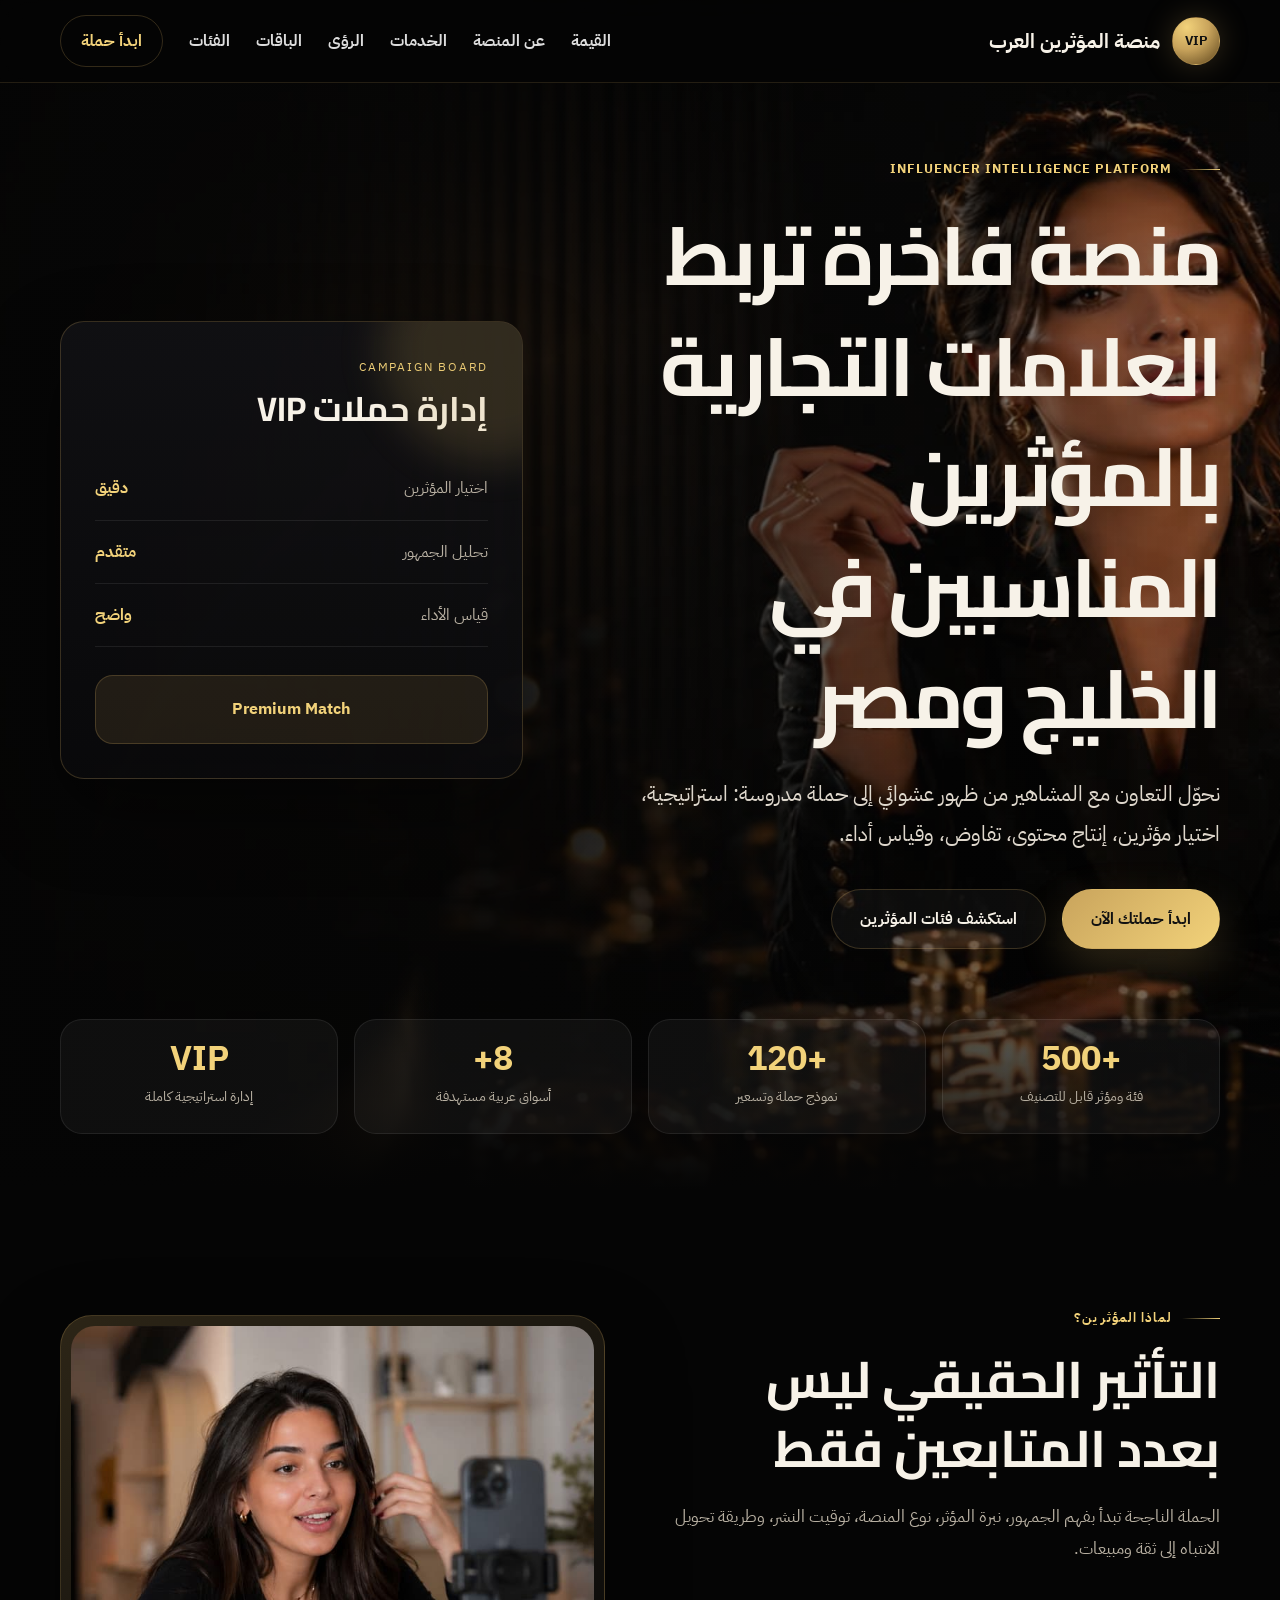
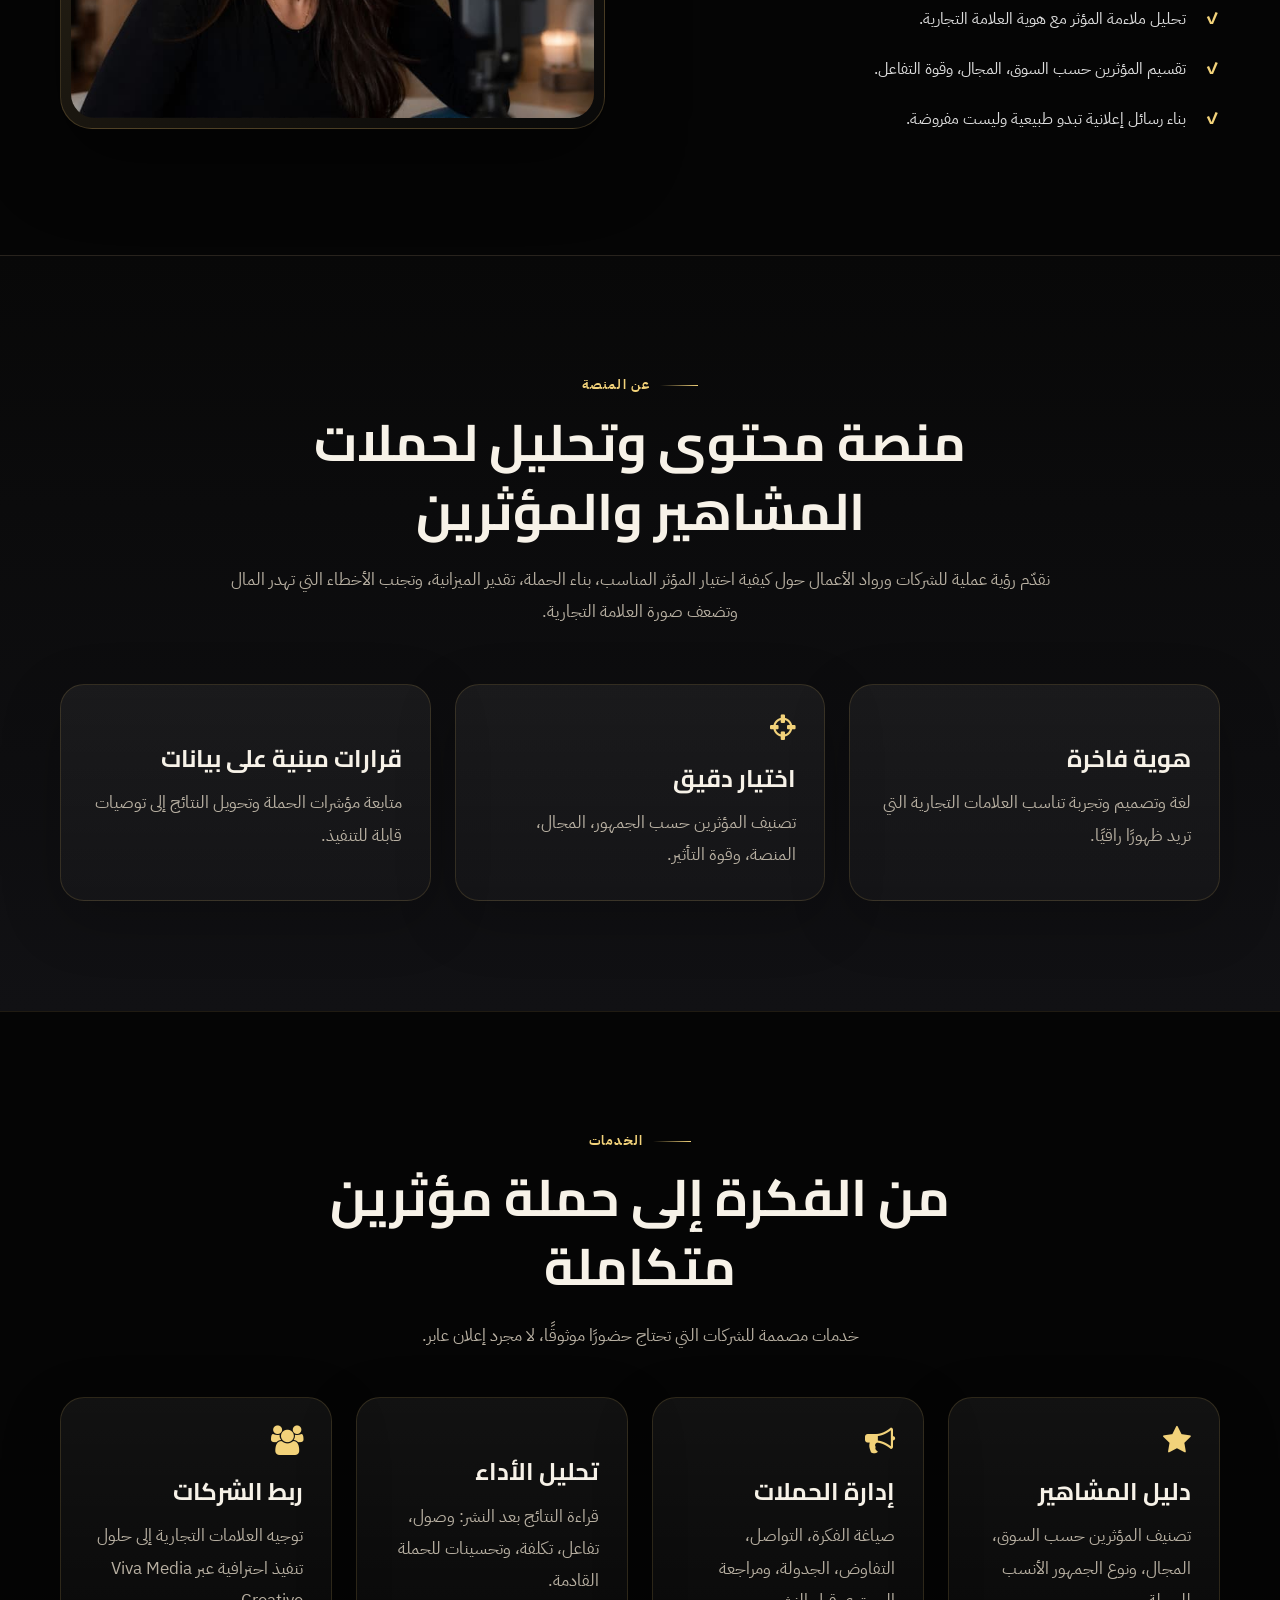
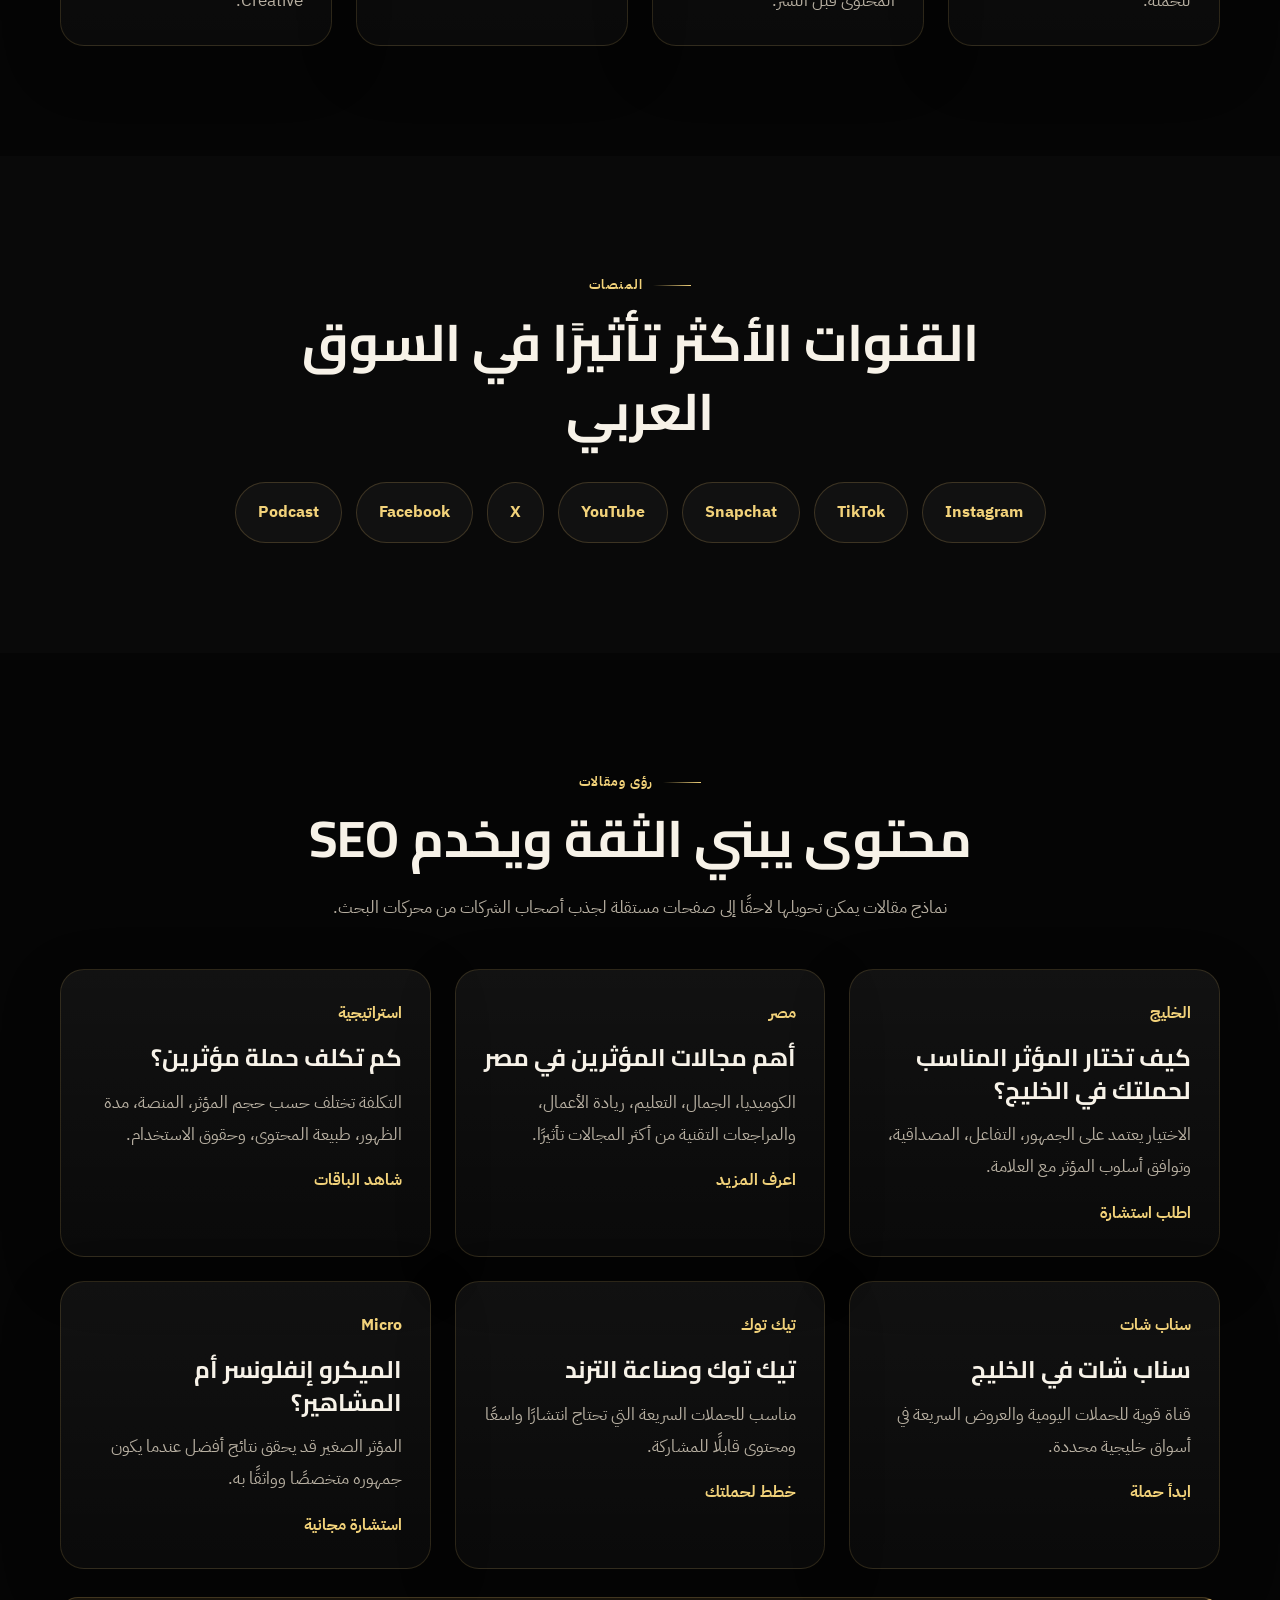
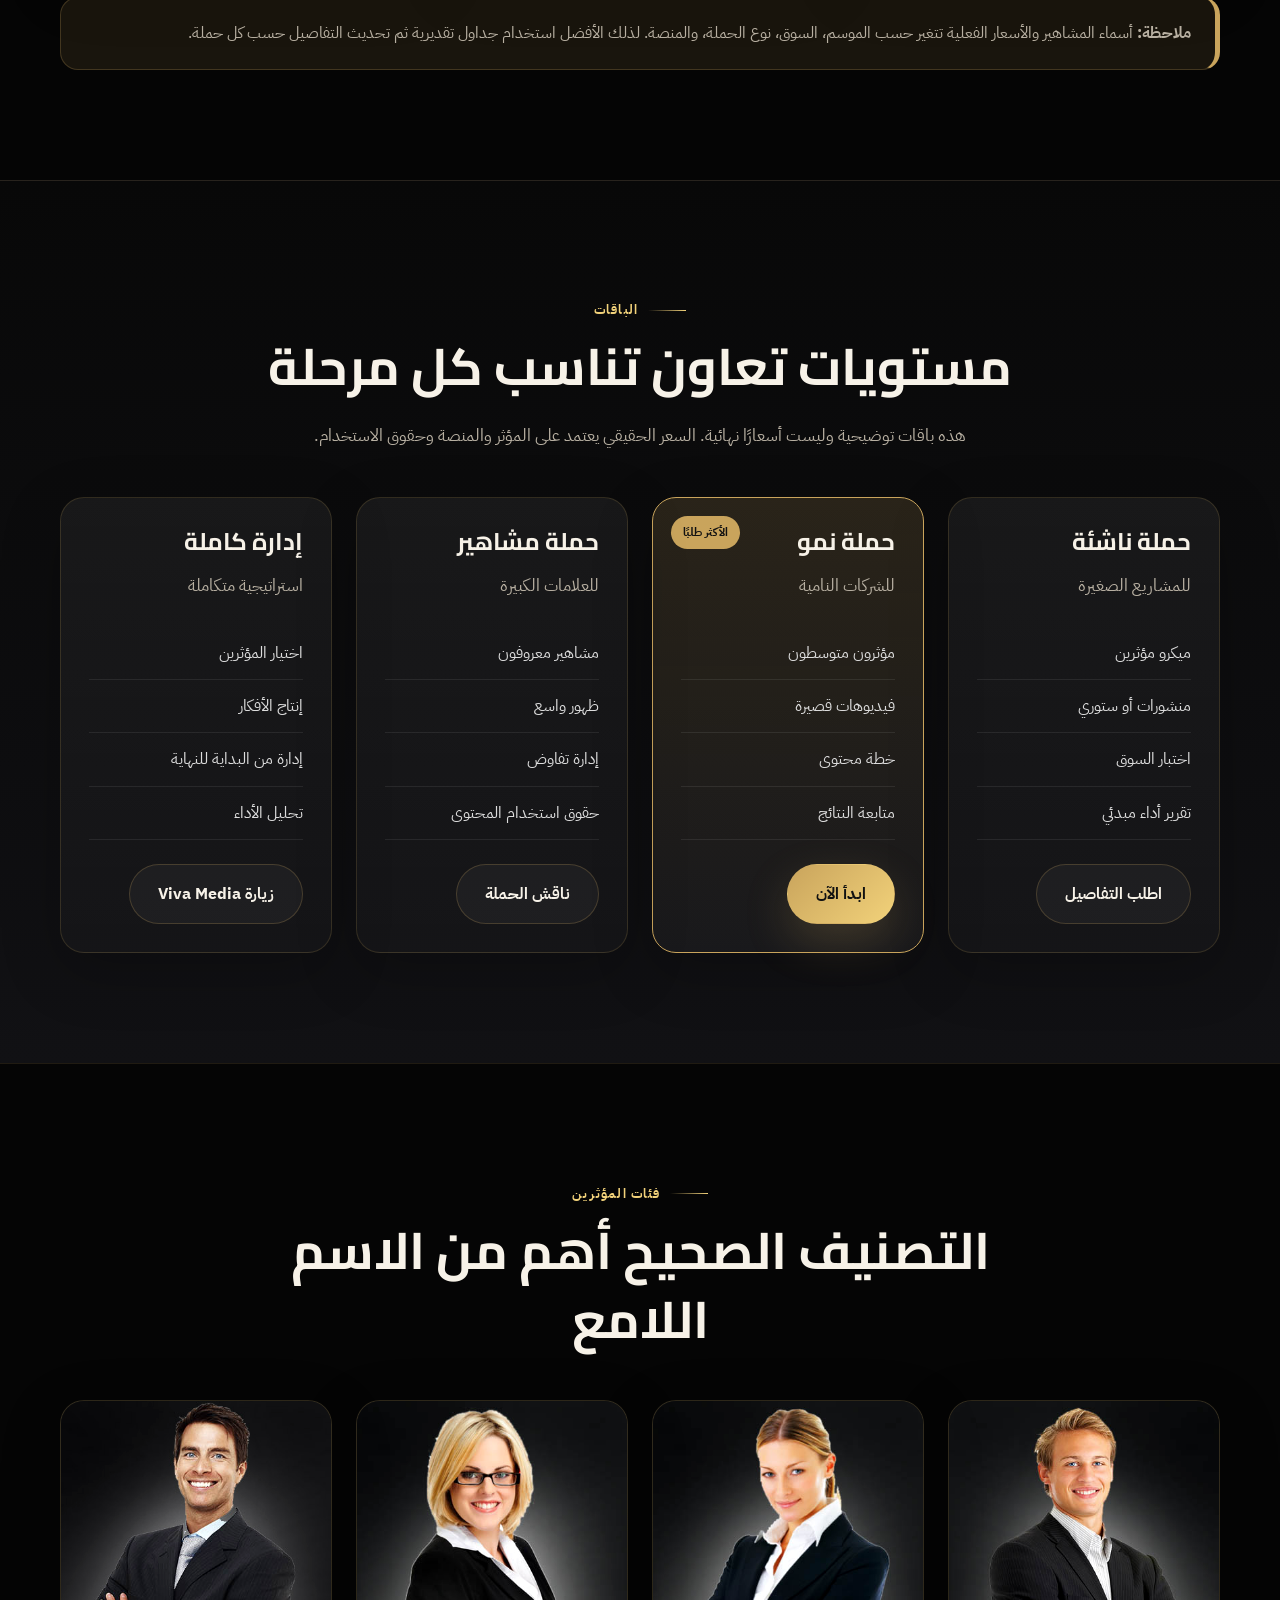
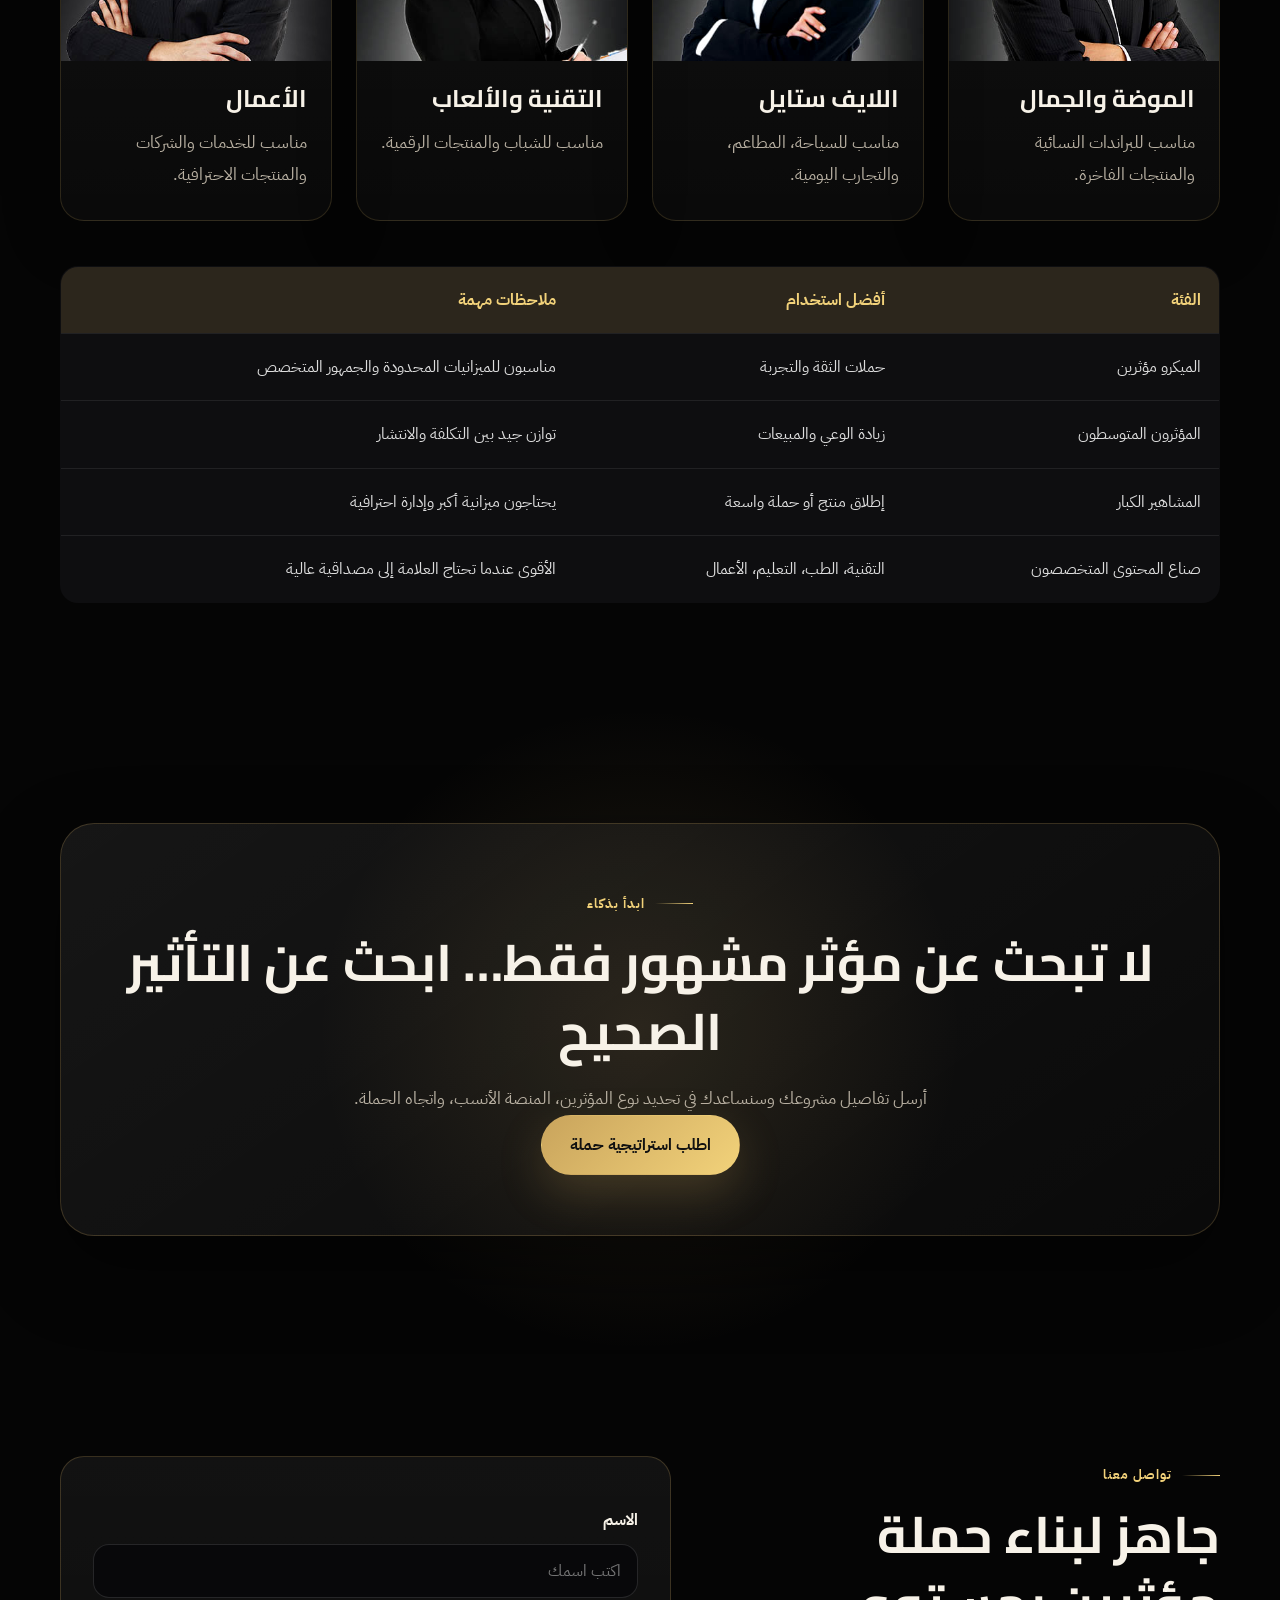
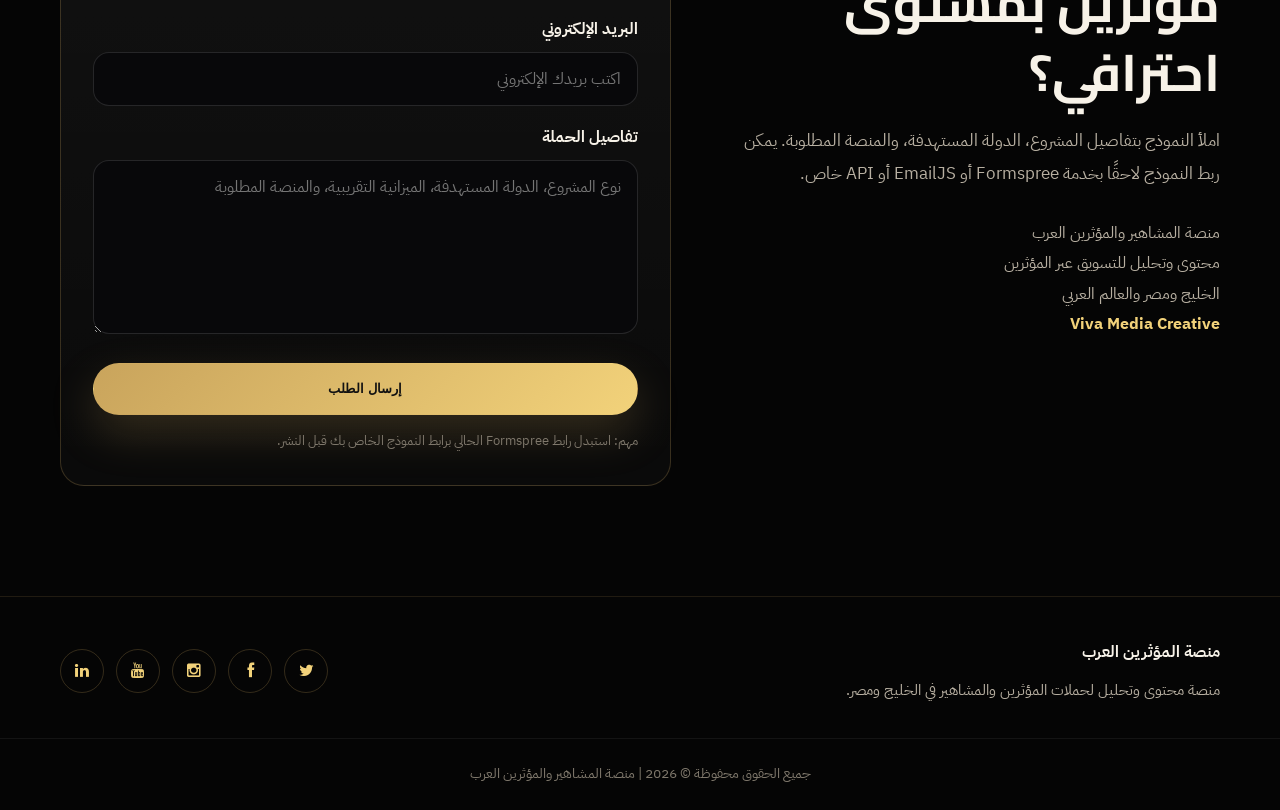
<file: index.html>
<!doctype html>
<html lang="ar" dir="rtl">
<head>
  <meta charset="utf-8">
  <meta name="viewport" content="width=device-width, initial-scale=1">
  <title>منصة المشاهير والمؤثرين العرب | حملات مؤثرين فاخرة في الخليج ومصر</title>
  <meta name="description" content="منصة عربية فاخرة لإدارة حملات المؤثرين والمشاهير في الخليج ومصر: استراتيجية، اختيار مؤثرين، إنتاج محتوى، وتحليل أداء للحملات.">
  <meta name="keywords" content="منصة مؤثرين, مشاهير الخليج, مؤثرين عرب, تسويق عبر المؤثرين, حملات مشاهير, مؤثرين مصر, إعلانات المشاهير, Viva Media Creative">
  <meta name="author" content="منصة المشاهير والمؤثرين العرب">
  <meta name="robots" content="index, follow">
  <link rel="canonical" href="https://example.com/">

  <meta property="og:type" content="website">
  <meta property="og:locale" content="ar_AR">
  <meta property="og:title" content="منصة المشاهير والمؤثرين العرب">
  <meta property="og:description" content="منصة فاخرة لإدارة حملات المؤثرين والمشاهير في الخليج ومصر.">
  <meta property="og:image" content="images/hero-arab-influencers-luxury-platform-cinematic-black-gold.jpg">
  <meta property="og:url" content="https://example.com/">
  <meta name="twitter:card" content="summary_large_image">

  <link rel="preconnect" href="https://fonts.googleapis.com">
  <link rel="preconnect" href="https://fonts.gstatic.com" crossorigin>
  <link href="https://fonts.googleapis.com/css2?family=Cairo:wght@400;500;600;700;900&family=IBM+Plex+Sans+Arabic:wght@400;500;600;700&display=swap" rel="stylesheet">
  <link rel="stylesheet" href="font/css/font-awesome.min.css">
  <link rel="stylesheet" href="css/styles.css">

  <script type="application/ld+json">
  {
    "@context": "https://schema.org",
    "@type": "Organization",
    "name": "منصة المشاهير والمؤثرين العرب",
    "description": "منصة عربية لإدارة وتحليل حملات المؤثرين في الخليج ومصر.",
    "url": "https://example.com/",
    "sameAs": ["https://vivamediacreative.com"]
  }
  </script>
</head>
<body>
  <a class="skip-link" href="#main">تجاوز إلى المحتوى</a>

  <header class="site-header" id="top">
    <div class="container nav-wrap">
      <a href="#home" class="brand" aria-label="الرئيسية">
        <span class="brand-mark">VIP</span>
        <span>منصة المؤثرين العرب</span>
      </a>
      <button class="nav-toggle" type="button" aria-label="فتح القائمة" aria-expanded="false" aria-controls="mainNav">
        <span></span><span></span><span></span>
      </button>
      <nav class="main-nav" id="mainNav" aria-label="القائمة الرئيسية">
        <a href="#features">القيمة</a>
        <a href="#aboutUs">عن المنصة</a>
        <a href="#services">الخدمات</a>
        <a href="#portfolio">الرؤى</a>
        <a href="#plans">الباقات</a>
        <a href="#team">الفئات</a>
        <a href="#contactUs" class="nav-cta">ابدأ حملة</a>
      </nav>
    </div>
  </header>

  <main id="main">
    <section id="home" class="hero-section">
      <div class="hero-bg" role="img" aria-label="منصة مؤثرين فاخرة بخلفية سينمائية"></div>
      <div class="container hero-grid">
        <div class="hero-copy reveal">
          <span class="eyebrow">Influencer Intelligence Platform</span>
          <h1>منصة فاخرة تربط العلامات التجارية بالمؤثرين المناسبين في الخليج ومصر</h1>
          <p>نحوّل التعاون مع المشاهير من ظهور عشوائي إلى حملة مدروسة: استراتيجية، اختيار مؤثرين، إنتاج محتوى، تفاوض، وقياس أداء.</p>
          <div class="hero-actions">
            <a href="#contactUs" class="btn btn-gold">ابدأ حملتك الآن</a>
            <a href="#team" class="btn btn-ghost">استكشف فئات المؤثرين</a>
          </div>
        </div>
        <aside class="hero-card reveal" aria-label="مؤشرات المنصة">
          <p class="card-label">Campaign Board</p>
          <h2>إدارة حملات VIP</h2>
          <div class="metric-row"><span>اختيار المؤثرين</span><strong>دقيق</strong></div>
          <div class="metric-row"><span>تحليل الجمهور</span><strong>متقدم</strong></div>
          <div class="metric-row"><span>قياس الأداء</span><strong>واضح</strong></div>
          <div class="score">Premium Match</div>
        </aside>
      </div>
      <div class="container stats-row" aria-label="أرقام الثقة">
        <div><strong>+500</strong><span>فئة ومؤثر قابل للتصنيف</span></div>
        <div><strong>+120</strong><span>نموذج حملة وتسعير</span></div>
        <div><strong>8+</strong><span>أسواق عربية مستهدفة</span></div>
        <div><strong>VIP</strong><span>إدارة استراتيجية كاملة</span></div>
      </div>
    </section>

    <section id="features" class="section luxury-split">
      <div class="container two-col">
        <div class="content-block reveal">
          <span class="section-kicker">لماذا المؤثرين؟</span>
          <h2>التأثير الحقيقي ليس بعدد المتابعين فقط</h2>
          <p>الحملة الناجحة تبدأ بفهم الجمهور، نبرة المؤثر، نوع المنصة، توقيت النشر، وطريقة تحويل الانتباه إلى ثقة ومبيعات.</p>
          <ul class="check-list">
            <li>تحليل ملاءمة المؤثر مع هوية العلامة التجارية.</li>
            <li>تقسيم المؤثرين حسب السوق، المجال، وقوة التفاعل.</li>
            <li>بناء رسائل إعلانية تبدو طبيعية وليست مفروضة.</li>
          </ul>
        </div>
        <div class="image-frame reveal">
          <img src="images/arab-influencers-real-life-content.jpg" alt="مؤثرون عرب يصنعون محتوى احترافي" loading="lazy">
        </div>
      </div>
    </section>

    <section id="aboutUs" class="section dark-panel">
      <div class="container narrow reveal">
        <span class="section-kicker">عن المنصة</span>
        <h2>منصة محتوى وتحليل لحملات المشاهير والمؤثرين</h2>
        <p>نقدّم رؤية عملية للشركات ورواد الأعمال حول كيفية اختيار المؤثر المناسب، بناء الحملة، تقدير الميزانية، وتجنب الأخطاء التي تهدر المال وتضعف صورة العلامة التجارية.</p>
      </div>
      <div class="container value-grid">
        <article class="value-card reveal"><i class="fa fa-diamond"></i><h3>هوية فاخرة</h3><p>لغة وتصميم وتجربة تناسب العلامات التجارية التي تريد ظهورًا راقيًا.</p></article>
        <article class="value-card reveal"><i class="fa fa-crosshairs"></i><h3>اختيار دقيق</h3><p>تصنيف المؤثرين حسب الجمهور، المجال، المنصة، وقوة التأثير.</p></article>
        <article class="value-card reveal"><i class="fa fa-line-chart"></i><h3>قرارات مبنية على بيانات</h3><p>متابعة مؤشرات الحملة وتحويل النتائج إلى توصيات قابلة للتنفيذ.</p></article>
      </div>
    </section>

    <section id="services" class="section">
      <div class="container section-head reveal">
        <span class="section-kicker">الخدمات</span>
        <h2>من الفكرة إلى حملة مؤثرين متكاملة</h2>
        <p>خدمات مصممة للشركات التي تحتاج حضورًا موثوقًا، لا مجرد إعلان عابر.</p>
      </div>
      <div class="container services-grid">
        <article class="service-card reveal"><i class="fa fa-star"></i><h3>دليل المشاهير</h3><p>تصنيف المؤثرين حسب السوق، المجال، ونوع الجمهور الأنسب للحملة.</p></article>
        <article class="service-card reveal"><i class="fa fa-bullhorn"></i><h3>إدارة الحملات</h3><p>صياغة الفكرة، التواصل، التفاوض، الجدولة، ومراجعة المحتوى قبل النشر.</p></article>
        <article class="service-card reveal"><i class="fa fa-bar-chart"></i><h3>تحليل الأداء</h3><p>قراءة النتائج بعد النشر: وصول، تفاعل، تكلفة، وتحسينات للحملة القادمة.</p></article>
        <article class="service-card reveal"><i class="fa fa-users"></i><h3>ربط الشركات</h3><p>توجيه العلامات التجارية إلى حلول تنفيذ احترافية عبر Viva Media Creative.</p></article>
      </div>
    </section>

    <section id="platforms" class="section strip-section">
      <div class="container section-head reveal">
        <span class="section-kicker">المنصات</span>
        <h2>القنوات الأكثر تأثيرًا في السوق العربي</h2>
      </div>
      <div class="container logo-strip" aria-label="منصات التواصل">
        <span>Instagram</span><span>TikTok</span><span>Snapchat</span><span>YouTube</span><span>X</span><span>Facebook</span><span>Podcast</span>
      </div>
    </section>

    <section id="portfolio" class="section">
      <div class="container section-head reveal">
        <span class="section-kicker">رؤى ومقالات</span>
        <h2>محتوى يبني الثقة ويخدم SEO</h2>
        <p>نماذج مقالات يمكن تحويلها لاحقًا إلى صفحات مستقلة لجذب أصحاب الشركات من محركات البحث.</p>
      </div>
      <div class="container article-grid">
        <article class="article-card reveal"><span>الخليج</span><h3>كيف تختار المؤثر المناسب لحملتك في الخليج؟</h3><p>الاختيار يعتمد على الجمهور، التفاعل، المصداقية، وتوافق أسلوب المؤثر مع العلامة.</p><a href="#contactUs">اطلب استشارة</a></article>
        <article class="article-card reveal"><span>مصر</span><h3>أهم مجالات المؤثرين في مصر</h3><p>الكوميديا، الجمال، التعليم، ريادة الأعمال، والمراجعات التقنية من أكثر المجالات تأثيرًا.</p><a href="#contactUs">اعرف المزيد</a></article>
        <article class="article-card reveal"><span>استراتيجية</span><h3>كم تكلف حملة مؤثرين؟</h3><p>التكلفة تختلف حسب حجم المؤثر، المنصة، مدة الظهور، طبيعة المحتوى، وحقوق الاستخدام.</p><a href="#plans">شاهد الباقات</a></article>
        <article class="article-card reveal"><span>سناب شات</span><h3>سناب شات في الخليج</h3><p>قناة قوية للحملات اليومية والعروض السريعة في أسواق خليجية محددة.</p><a href="#contactUs">ابدأ حملة</a></article>
        <article class="article-card reveal"><span>تيك توك</span><h3>تيك توك وصناعة الترند</h3><p>مناسب للحملات السريعة التي تحتاج انتشارًا واسعًا ومحتوى قابلًا للمشاركة.</p><a href="#contactUs">خطط لحملتك</a></article>
        <article class="article-card reveal"><span>Micro</span><h3>الميكرو إنفلونسر أم المشاهير؟</h3><p>المؤثر الصغير قد يحقق نتائج أفضل عندما يكون جمهوره متخصصًا وواثقًا به.</p><a href="#contactUs">استشارة مجانية</a></article>
      </div>
      <div class="container">
        <div class="note-box reveal"><strong>ملاحظة:</strong> أسماء المشاهير والأسعار الفعلية تتغير حسب الموسم، السوق، نوع الحملة، والمنصة. لذلك الأفضل استخدام جداول تقديرية ثم تحديث التفاصيل حسب كل حملة.</div>
      </div>
    </section>

    <section id="plans" class="section dark-panel">
      <div class="container section-head reveal">
        <span class="section-kicker">الباقات</span>
        <h2>مستويات تعاون تناسب كل مرحلة</h2>
        <p>هذه باقات توضيحية وليست أسعارًا نهائية. السعر الحقيقي يعتمد على المؤثر والمنصة وحقوق الاستخدام.</p>
      </div>
      <div class="container pricing-grid">
        <article class="plan-card reveal"><h3>حملة ناشئة</h3><p>للمشاريع الصغيرة</p><ul><li>ميكرو مؤثرين</li><li>منشورات أو ستوري</li><li>اختبار السوق</li><li>تقرير أداء مبدئي</li></ul><a href="#contactUs" class="btn btn-ghost">اطلب التفاصيل</a></article>
        <article class="plan-card featured reveal"><div class="badge">الأكثر طلبًا</div><h3>حملة نمو</h3><p>للشركات النامية</p><ul><li>مؤثرون متوسطون</li><li>فيديوهات قصيرة</li><li>خطة محتوى</li><li>متابعة النتائج</li></ul><a href="#contactUs" class="btn btn-gold">ابدأ الآن</a></article>
        <article class="plan-card reveal"><h3>حملة مشاهير</h3><p>للعلامات الكبيرة</p><ul><li>مشاهير معروفون</li><li>ظهور واسع</li><li>إدارة تفاوض</li><li>حقوق استخدام المحتوى</li></ul><a href="#contactUs" class="btn btn-ghost">ناقش الحملة</a></article>
        <article class="plan-card reveal"><h3>إدارة كاملة</h3><p>استراتيجية متكاملة</p><ul><li>اختيار المؤثرين</li><li>إنتاج الأفكار</li><li>إدارة من البداية للنهاية</li><li>تحليل الأداء</li></ul><a href="https://vivamediacreative.com" target="_blank" rel="noopener noreferrer" class="btn btn-ghost">زيارة Viva Media</a></article>
      </div>
    </section>

    <section id="team" class="section">
      <div class="container section-head reveal">
        <span class="section-kicker">فئات المؤثرين</span>
        <h2>التصنيف الصحيح أهم من الاسم اللامع</h2>
      </div>
      <div class="container categories-grid">
        <article class="category-card reveal"><img src="images/photo-1.jpg" alt="مؤثرو الموضة والجمال" loading="lazy"><h3>الموضة والجمال</h3><p>مناسب للبراندات النسائية والمنتجات الفاخرة.</p></article>
        <article class="category-card reveal"><img src="images/photo-2.jpg" alt="مؤثرو اللايف ستايل" loading="lazy"><h3>اللايف ستايل</h3><p>مناسب للسياحة، المطاعم، والتجارب اليومية.</p></article>
        <article class="category-card reveal"><img src="images/photo-3.jpg" alt="مؤثرو التقنية والألعاب" loading="lazy"><h3>التقنية والألعاب</h3><p>مناسب للشباب والمنتجات الرقمية.</p></article>
        <article class="category-card reveal"><img src="images/photo-4.jpg" alt="مؤثرو الأعمال وريادة الأعمال" loading="lazy"><h3>الأعمال</h3><p>مناسب للخدمات والشركات والمنتجات الاحترافية.</p></article>
      </div>
      <div class="container table-wrap reveal">
        <table class="influencer-table">
          <thead><tr><th>الفئة</th><th>أفضل استخدام</th><th>ملاحظات مهمة</th></tr></thead>
          <tbody>
            <tr><td>الميكرو مؤثرين</td><td>حملات الثقة والتجربة</td><td>مناسبون للميزانيات المحدودة والجمهور المتخصص</td></tr>
            <tr><td>المؤثرون المتوسطون</td><td>زيادة الوعي والمبيعات</td><td>توازن جيد بين التكلفة والانتشار</td></tr>
            <tr><td>المشاهير الكبار</td><td>إطلاق منتج أو حملة واسعة</td><td>يحتاجون ميزانية أكبر وإدارة احترافية</td></tr>
            <tr><td>صناع المحتوى المتخصصون</td><td>التقنية، الطب، التعليم، الأعمال</td><td>الأقوى عندما تحتاج العلامة إلى مصداقية عالية</td></tr>
          </tbody>
        </table>
      </div>
    </section>

    <section class="section cta-section">
      <div class="container cta-box reveal">
        <span class="section-kicker">ابدأ بذكاء</span>
        <h2>لا تبحث عن مؤثر مشهور فقط… ابحث عن التأثير الصحيح</h2>
        <p>أرسل تفاصيل مشروعك وسنساعدك في تحديد نوع المؤثرين، المنصة الأنسب، واتجاه الحملة.</p>
        <a href="#contactUs" class="btn btn-gold">اطلب استراتيجية حملة</a>
      </div>
    </section>

    <section id="contactUs" class="section contact-section">
      <div class="container contact-grid">
        <div class="contact-copy reveal">
          <span class="section-kicker">تواصل معنا</span>
          <h2>جاهز لبناء حملة مؤثرين بمستوى احترافي؟</h2>
          <p>املأ النموذج بتفاصيل المشروع، الدولة المستهدفة، والمنصة المطلوبة. يمكن ربط النموذج لاحقًا بخدمة Formspree أو EmailJS أو API خاص.</p>
          <address>
            منصة المشاهير والمؤثرين العرب<br>
            محتوى وتحليل للتسويق عبر المؤثرين<br>
            الخليج ومصر والعالم العربي<br>
            <a href="https://vivamediacreative.com" target="_blank" rel="noopener noreferrer">Viva Media Creative</a>
          </address>
        </div>
        <form class="contact-form reveal" id="contactfrm" action="https://formspree.io/f/your-form-id" method="post">
          <label for="name">الاسم</label>
          <input type="text" id="name" name="name" placeholder="اكتب اسمك" required>
          <label for="email">البريد الإلكتروني</label>
          <input type="email" id="email" name="email" placeholder="اكتب بريدك الإلكتروني" required>
          <label for="comments">تفاصيل الحملة</label>
          <textarea id="comments" name="message" rows="6" placeholder="نوع المشروع، الدولة المستهدفة، الميزانية التقريبية، والمنصة المطلوبة" required></textarea>
          <button type="submit" class="btn btn-gold">إرسال الطلب</button>
          <p class="form-note">مهم: استبدل رابط Formspree الحالي برابط النموذج الخاص بك قبل النشر.</p>
        </form>
      </div>
    </section>
  </main>

  <footer class="site-footer">
    <div class="container footer-grid">
      <div><strong>منصة المؤثرين العرب</strong><p>منصة محتوى وتحليل لحملات المؤثرين والمشاهير في الخليج ومصر.</p></div>
      <div class="social-links" aria-label="روابط التواصل">
        <a href="#" aria-label="X"><i class="fa fa-twitter"></i></a>
        <a href="#" aria-label="Facebook"><i class="fa fa-facebook"></i></a>
        <a href="#" aria-label="Instagram"><i class="fa fa-instagram"></i></a>
        <a href="#" aria-label="YouTube"><i class="fa fa-youtube"></i></a>
        <a href="#" aria-label="LinkedIn"><i class="fa fa-linkedin"></i></a>
      </div>
    </div>
    <div class="copyright">جميع الحقوق محفوظة © 2026 | منصة المشاهير والمؤثرين العرب</div>
  </footer>

  <a href="#top" class="topHome" aria-label="العودة للأعلى"><i class="fa fa-chevron-up"></i></a>
  <script src="js/custom.js"></script>
</body>
</html>
</file>
<file: css/styles.css>
:root{
  --bg:#050505;
  --bg-soft:#0b0b0d;
  --panel:#111114;
  --panel-2:#171719;
  --gold:#c9a45c;
  --gold-light:#f2d27a;
  --ivory:#f7f2e8;
  --muted:#b8b0a2;
  --muted-2:#7f786c;
  --line:rgba(201,164,92,.24);
  --shadow:0 30px 80px rgba(0,0,0,.45);
  --radius:24px;
}
*{box-sizing:border-box;margin:0;padding:0}
html{scroll-behavior:smooth}
body{direction:rtl;text-align:right;font-family:'IBM Plex Sans Arabic','Cairo',Tahoma,Arial,sans-serif;background:var(--bg);color:var(--ivory);line-height:1.9;overflow-x:hidden}
a{color:inherit;text-decoration:none;transition:.25s ease}img{max-width:100%;display:block}p{color:var(--muted);font-size:17px}h1,h2,h3{font-family:'Cairo','IBM Plex Sans Arabic',Tahoma,sans-serif;line-height:1.35;color:var(--ivory)}
.container{width:min(1160px,92%);margin-inline:auto}.skip-link{position:absolute;top:-60px;right:20px;background:var(--gold);color:#111;padding:10px 16px;z-index:999}.skip-link:focus{top:20px}.section{padding:110px 0;position:relative}.section-head{text-align:center;max-width:760px}.section-head h2,.narrow h2{font-size:clamp(32px,4vw,54px);margin:10px 0 18px}.section-kicker,.eyebrow{display:inline-flex;align-items:center;gap:10px;color:var(--gold-light);font-weight:700;letter-spacing:.08em;text-transform:uppercase;font-size:13px}.section-kicker:before,.eyebrow:before{content:"";width:38px;height:1px;background:linear-gradient(90deg,transparent,var(--gold-light))}.site-header{position:fixed;top:0;right:0;left:0;z-index:1000;background:rgba(5,5,5,.72);backdrop-filter:blur(18px);border-bottom:1px solid rgba(201,164,92,.16)}.nav-wrap{height:82px;display:flex;align-items:center;justify-content:space-between;gap:28px}.brand{display:flex;align-items:center;gap:12px;font-weight:900;font-size:20px}.brand-mark{display:grid;place-items:center;width:48px;height:48px;border:1px solid var(--line);border-radius:50%;background:radial-gradient(circle at 30% 20%,var(--gold-light),var(--gold) 45%,#5d451d);color:#111;font-size:13px;box-shadow:0 0 30px rgba(201,164,92,.25)}.main-nav{display:flex;align-items:center;gap:26px;color:#ddd;font-weight:700}.main-nav a:hover{color:var(--gold-light)}.nav-cta{border:1px solid var(--line);padding:10px 20px;border-radius:999px;color:var(--gold-light)!important}.nav-toggle{display:none;background:transparent;border:0;width:42px;height:42px}.nav-toggle span{display:block;height:2px;background:var(--ivory);margin:7px 0}.hero-section{min-height:100vh;padding:150px 0 55px;position:relative;isolation:isolate;background:radial-gradient(circle at 20% 10%,rgba(201,164,92,.18),transparent 32%),linear-gradient(135deg,#050505 0%,#0d0c0a 50%,#050505 100%)}.hero-bg{position:absolute;inset:0;background:linear-gradient(90deg,rgba(5,5,5,.96),rgba(5,5,5,.76),rgba(5,5,5,.42)),url('../images/hero-arab-influencers-luxury-platform-cinematic-black-gold.jpg') center/cover no-repeat;z-index:-2}.hero-section:after{content:"";position:absolute;inset:auto 0 0;height:220px;background:linear-gradient(transparent,var(--bg));z-index:-1}.hero-grid{display:grid;grid-template-columns:1.15fr .85fr;align-items:center;gap:70px}.hero-copy h1{font-size:clamp(42px,6.5vw,82px);max-width:850px;margin:18px 0 22px;letter-spacing:-.04em}.hero-copy p{font-size:21px;max-width:720px;color:#ded7cc}.hero-actions{display:flex;gap:16px;flex-wrap:wrap;margin-top:34px}.btn{display:inline-flex;align-items:center;justify-content:center;border-radius:999px;padding:14px 28px;font-weight:900;border:1px solid transparent;cursor:pointer;min-height:52px}.btn-gold{background:linear-gradient(135deg,var(--gold),var(--gold-light));color:#111;box-shadow:0 18px 45px rgba(201,164,92,.22)}.btn-gold:hover{transform:translateY(-2px);box-shadow:0 24px 65px rgba(201,164,92,.32)}.btn-ghost{border-color:var(--line);color:var(--ivory);background:rgba(255,255,255,.04)}.btn-ghost:hover{border-color:var(--gold);color:var(--gold-light);transform:translateY(-2px)}.hero-card{background:linear-gradient(180deg,rgba(17,17,20,.92),rgba(10,10,12,.86));border:1px solid var(--line);border-radius:var(--radius);padding:34px;box-shadow:var(--shadow);position:relative;overflow:hidden}.hero-card:before{content:"";position:absolute;inset:-80px -80px auto auto;width:220px;height:220px;border-radius:50%;background:rgba(201,164,92,.18);filter:blur(20px)}.card-label{color:var(--gold-light);text-transform:uppercase;font-size:12px;letter-spacing:.15em}.hero-card h2{font-size:34px;margin:8px 0 25px}.metric-row{display:flex;justify-content:space-between;gap:20px;padding:16px 0;border-bottom:1px solid rgba(255,255,255,.08);color:var(--muted)}.metric-row strong{color:var(--gold-light)}.score{margin-top:28px;padding:18px;border-radius:18px;text-align:center;background:rgba(201,164,92,.12);border:1px solid var(--line);color:var(--gold-light);font-weight:900}.stats-row{display:grid;grid-template-columns:repeat(4,1fr);gap:16px;margin-top:70px}.stats-row div{background:rgba(255,255,255,.045);border:1px solid rgba(255,255,255,.08);border-radius:22px;padding:22px;text-align:center}.stats-row strong{display:block;color:var(--gold-light);font-size:34px;line-height:1}.stats-row span{display:block;color:var(--muted);margin-top:8px;font-size:14px}.two-col{display:grid;grid-template-columns:1fr 1fr;gap:70px;align-items:center}.content-block h2{font-size:clamp(34px,4vw,58px);margin:14px 0 18px}.check-list{list-style:none;margin-top:28px}.check-list li{position:relative;padding:10px 34px 10px 0;color:#ddd}.check-list li:before{content:"✓";position:absolute;right:0;top:10px;color:var(--gold-light);font-weight:900}.image-frame{border:1px solid var(--line);border-radius:32px;padding:10px;background:linear-gradient(145deg,rgba(201,164,92,.2),rgba(255,255,255,.02));box-shadow:var(--shadow)}.image-frame img{border-radius:24px;aspect-ratio:4/3;object-fit:cover}.dark-panel{background:linear-gradient(180deg,#080808,#111114);border-top:1px solid rgba(201,164,92,.12);border-bottom:1px solid rgba(201,164,92,.12)}.narrow{text-align:center;max-width:820px}.value-grid,.services-grid,.article-grid,.pricing-grid,.categories-grid{display:grid;gap:24px}.value-grid{grid-template-columns:repeat(3,1fr);margin-top:55px}.services-grid{grid-template-columns:repeat(4,1fr);margin-top:45px}.value-card,.service-card,.article-card,.plan-card,.category-card{background:linear-gradient(180deg,rgba(255,255,255,.055),rgba(255,255,255,.025));border:1px solid rgba(201,164,92,.18);border-radius:var(--radius);padding:28px;box-shadow:0 18px 60px rgba(0,0,0,.22);transition:.28s ease}.value-card:hover,.service-card:hover,.article-card:hover,.plan-card:hover,.category-card:hover{transform:translateY(-7px);border-color:rgba(242,210,122,.55)}.value-card i,.service-card i{color:var(--gold-light);font-size:30px;margin-bottom:20px}.value-card h3,.service-card h3,.article-card h3,.plan-card h3,.category-card h3{font-size:24px;margin-bottom:12px}.strip-section{background:#090909}.logo-strip{display:flex;gap:14px;justify-content:center;flex-wrap:wrap;margin-top:36px}.logo-strip span{padding:14px 22px;border:1px solid var(--line);border-radius:999px;color:var(--gold-light);background:rgba(255,255,255,.035);font-weight:800}.article-grid{grid-template-columns:repeat(3,1fr);margin-top:45px}.article-card span{display:inline-block;color:var(--gold-light);font-weight:900;margin-bottom:14px}.article-card a{display:inline-block;margin-top:14px;color:var(--gold-light);font-weight:900}.note-box{margin-top:28px;background:rgba(201,164,92,.1);border:1px solid var(--line);border-right:5px solid var(--gold);padding:20px 24px;border-radius:18px;color:var(--muted)}.pricing-grid{grid-template-columns:repeat(4,1fr);margin-top:45px}.plan-card{position:relative}.plan-card.featured{border-color:var(--gold);background:linear-gradient(180deg,rgba(201,164,92,.16),rgba(255,255,255,.04));transform:translateY(-12px)}.badge{position:absolute;top:18px;left:18px;background:var(--gold);color:#111;border-radius:999px;padding:5px 12px;font-size:12px;font-weight:900}.plan-card ul{list-style:none;margin:24px 0}.plan-card li{border-bottom:1px solid rgba(255,255,255,.08);padding:11px 0;color:#ddd}.categories-grid{grid-template-columns:repeat(4,1fr);margin-top:45px}.category-card{padding:0;overflow:hidden}.category-card img{width:100%;height:260px;object-fit:cover;filter:saturate(.9) contrast(1.05)}.category-card h3,.category-card p{padding-inline:24px}.category-card h3{padding-top:22px}.category-card p{padding-bottom:28px}.table-wrap{overflow-x:auto;margin-top:45px}.influencer-table{width:100%;border-collapse:collapse;background:#0e0e10;border:1px solid var(--line);border-radius:18px;overflow:hidden}.influencer-table th,.influencer-table td{padding:18px;border-bottom:1px solid rgba(255,255,255,.08);text-align:right}.influencer-table th{background:rgba(201,164,92,.16);color:var(--gold-light)}.influencer-table td{color:#ddd}.cta-section{background:radial-gradient(circle at center,rgba(201,164,92,.14),transparent 45%)}.cta-box{text-align:center;border:1px solid var(--line);border-radius:34px;padding:60px;background:linear-gradient(145deg,rgba(255,255,255,.07),rgba(255,255,255,.025));box-shadow:var(--shadow)}.cta-box h2{font-size:clamp(32px,4vw,56px);margin:12px 0 16px}.contact-grid{display:grid;grid-template-columns:.9fr 1.1fr;gap:50px;align-items:start}.contact-copy h2{font-size:clamp(32px,4vw,54px);margin:12px 0 18px}.contact-copy address{font-style:normal;color:var(--muted);margin-top:28px}.contact-copy a{color:var(--gold-light);font-weight:900}.contact-form{background:linear-gradient(180deg,rgba(255,255,255,.055),rgba(255,255,255,.025));border:1px solid var(--line);border-radius:var(--radius);padding:32px}.contact-form label{display:block;font-weight:900;margin:16px 0 8px;color:var(--ivory)}.contact-form input,.contact-form textarea{width:100%;background:#08080a;border:1px solid rgba(255,255,255,.12);border-radius:16px;color:var(--ivory);padding:14px 16px;font-family:inherit;font-size:16px;outline:none}.contact-form input:focus,.contact-form textarea:focus{border-color:var(--gold);box-shadow:0 0 0 4px rgba(201,164,92,.12)}.contact-form button{margin-top:18px;width:100%}.form-note{font-size:13px;color:var(--muted-2);margin-top:14px}.site-footer{border-top:1px solid rgba(201,164,92,.14);background:#050505;padding-top:40px}.footer-grid{display:flex;justify-content:space-between;gap:40px;align-items:center}.footer-grid p{font-size:15px;margin-top:8px}.social-links{display:flex;gap:12px}.social-links a{width:44px;height:44px;display:grid;place-items:center;border:1px solid var(--line);border-radius:50%;color:var(--gold-light)}.social-links a:hover{background:var(--gold);color:#111}.copyright{text-align:center;color:var(--muted-2);font-size:14px;padding:22px;border-top:1px solid rgba(255,255,255,.06);margin-top:34px}.topHome{position:fixed;left:22px;bottom:22px;width:46px;height:46px;border-radius:50%;display:grid;place-items:center;background:linear-gradient(135deg,var(--gold),var(--gold-light));color:#111;box-shadow:0 12px 32px rgba(0,0,0,.35);opacity:0;pointer-events:none;transform:translateY(10px);z-index:999}.topHome.show{opacity:1;pointer-events:auto;transform:translateY(0)}.reveal{opacity:0;transform:translateY(24px);transition:opacity .7s ease,transform .7s ease}.reveal.in-view{opacity:1;transform:translateY(0)}
@media (max-width:1024px){.hero-grid,.two-col,.contact-grid{grid-template-columns:1fr}.services-grid,.pricing-grid,.categories-grid{grid-template-columns:repeat(2,1fr)}.article-grid,.value-grid{grid-template-columns:1fr 1fr}.hero-card{max-width:620px}.stats-row{grid-template-columns:repeat(2,1fr)}}
@media (max-width:820px){.nav-toggle{display:block}.main-nav{position:absolute;top:82px;right:4%;left:4%;display:none;flex-direction:column;align-items:stretch;gap:0;background:rgba(9,9,10,.98);border:1px solid var(--line);border-radius:20px;padding:14px;box-shadow:var(--shadow)}.main-nav.open{display:flex}.main-nav a{padding:13px 16px;border-bottom:1px solid rgba(255,255,255,.06)}.main-nav a:last-child{border-bottom:0}.hero-section{padding-top:125px}.footer-grid{flex-direction:column;text-align:center}.cta-box{padding:38px 22px}}@media (max-width:640px){.section{padding:78px 0}.hero-copy h1{font-size:38px}.hero-copy p{font-size:18px}.stats-row,.services-grid,.pricing-grid,.categories-grid,.article-grid,.value-grid{grid-template-columns:1fr}.plan-card.featured{transform:none}.hero-actions .btn{width:100%}.nav-wrap{height:74px}.main-nav{top:74px}.category-card img{height:220px}.brand{font-size:17px}.brand-mark{width:42px;height:42px}.influencer-table{min-width:720px}}
@media (prefers-reduced-motion:reduce){*,html{scroll-behavior:auto!important;transition:none!important;animation:none!important}.reveal{opacity:1;transform:none}}
</file>
